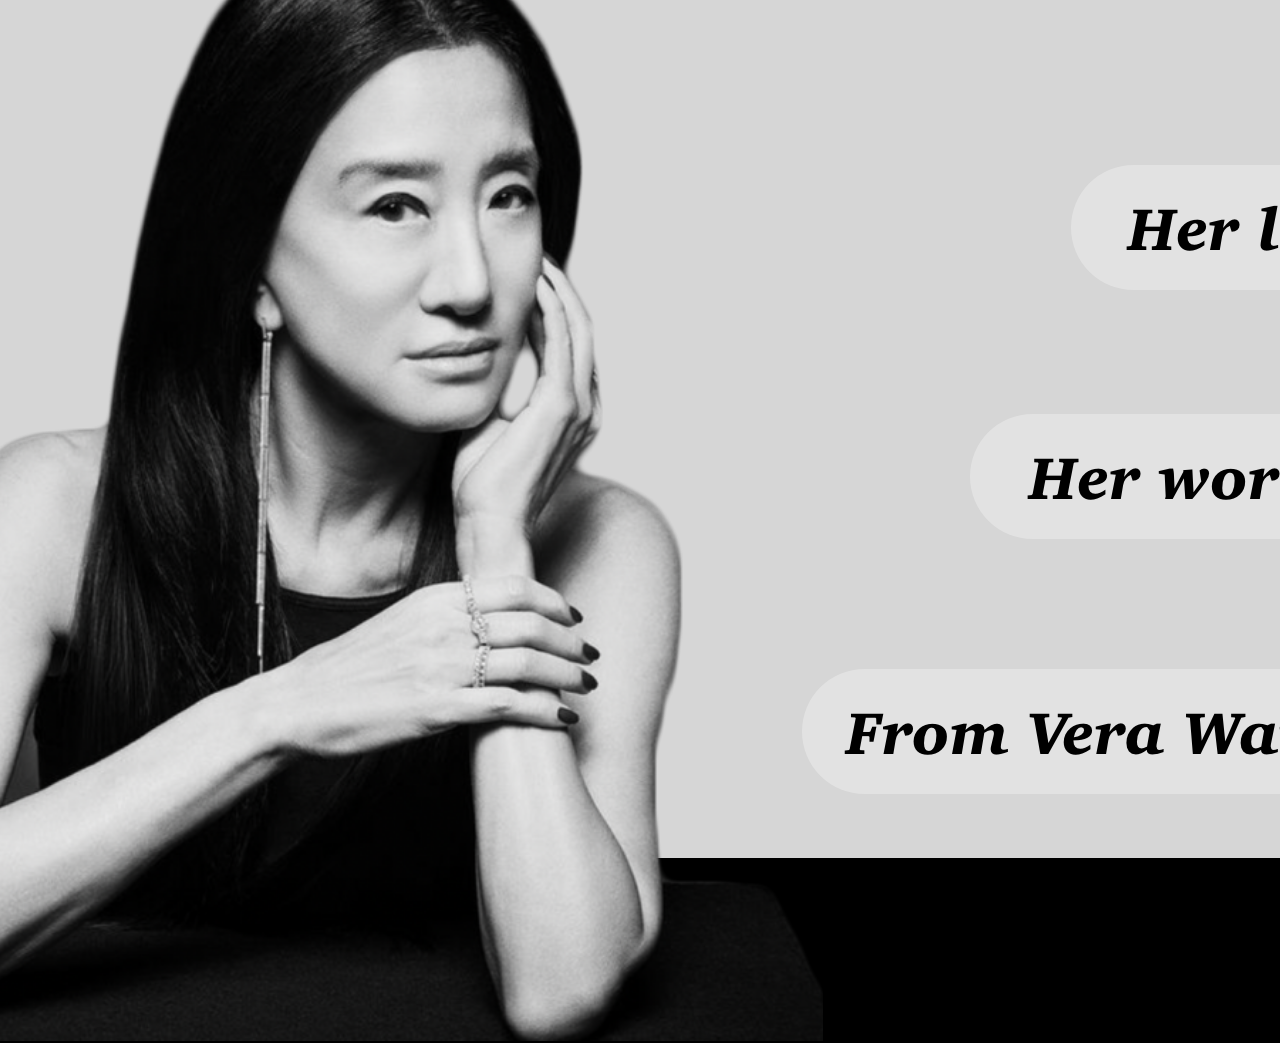
<file: index.html>
<!DOCTYPE html>
<html lang="ko">
<head>
    <meta charset="UTF-8">
    <meta http-equiv="X-UA-Compatible" content="IE=edge">
    <meta name="viewport" content="width=device-width, initial-scale=1.0">
    <title>VERAWANG</title>
    <link rel="stylesheet" href="index.css">
</head>
<body>
    <div class="cont">
        <div class="wrap">
            <div class="box0 box1">
                <div class="box1_01">
                    <img src="img/ft_txt.png">
                </div>
                    <div class="box0 box2">
                        <div class="box0 box03">
                            <div class="sub04">
                                <a href="sub01.html"> <img src="img/04_04.png"> </a>
                             </div>
                             <div class="sub05">
                                <a href="sub02.html"> <img src="img/05_05.png"> </a>
                            </div>
                            <a href="sub03.html"> <img src="img/06_06.png"> </a>
                         </div>
                         
                        <div class="box1_02">
                            <img src="img/02_02.png">
                        </div>
                    </div>
                
                
            </div>
        </div>
    </div>
</body>
</html>
</file>
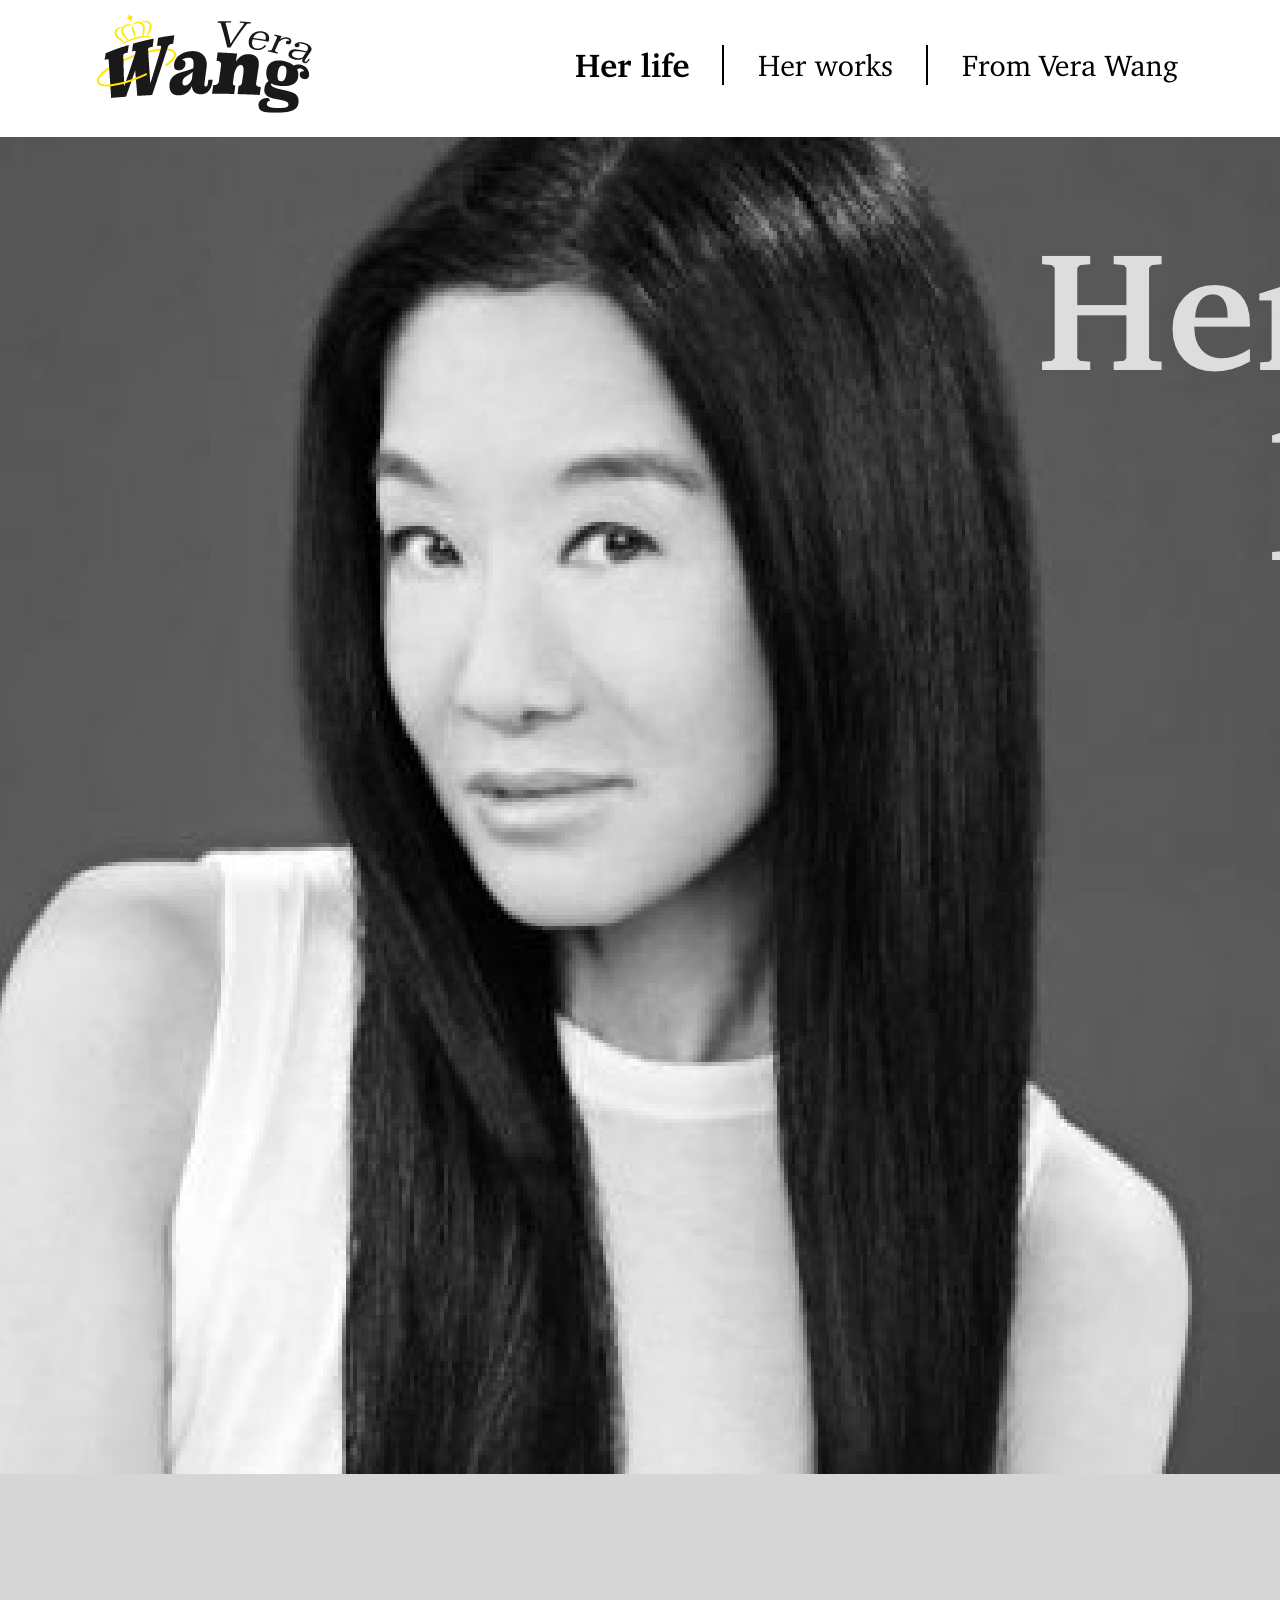
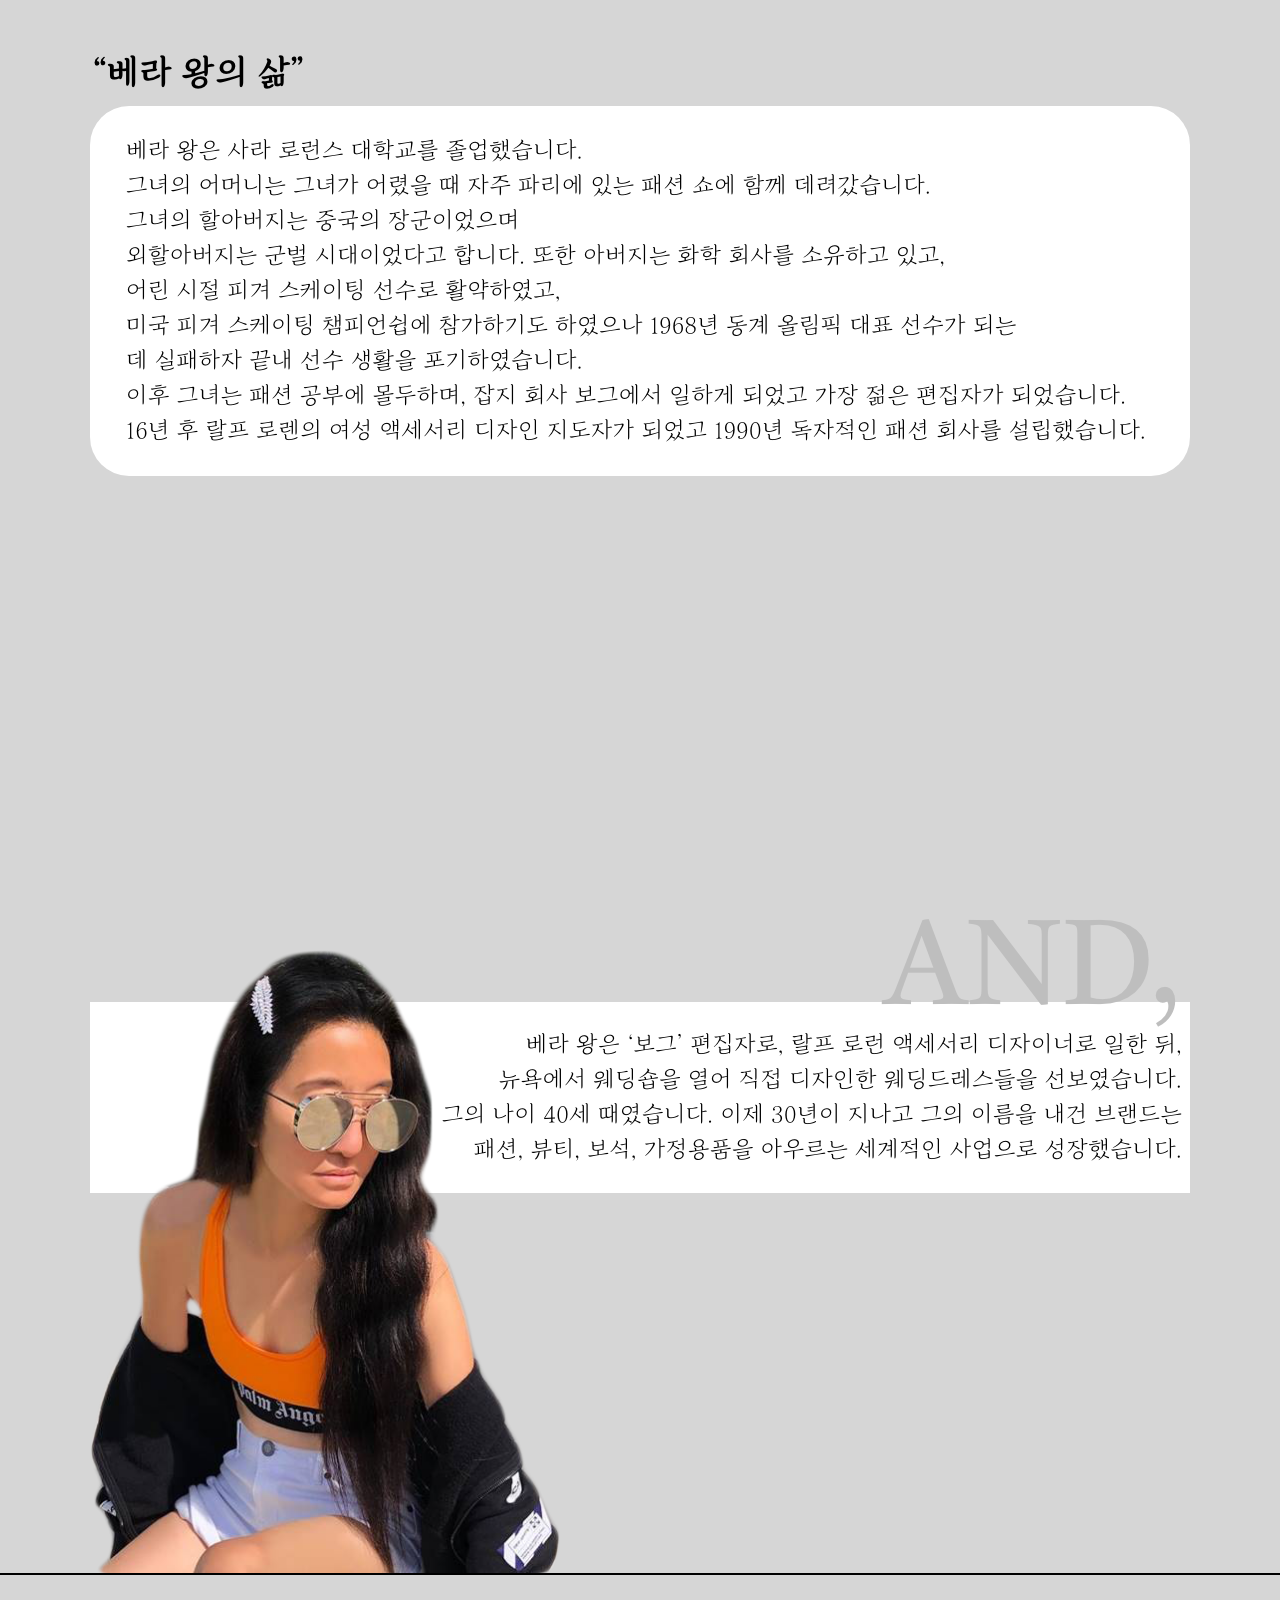
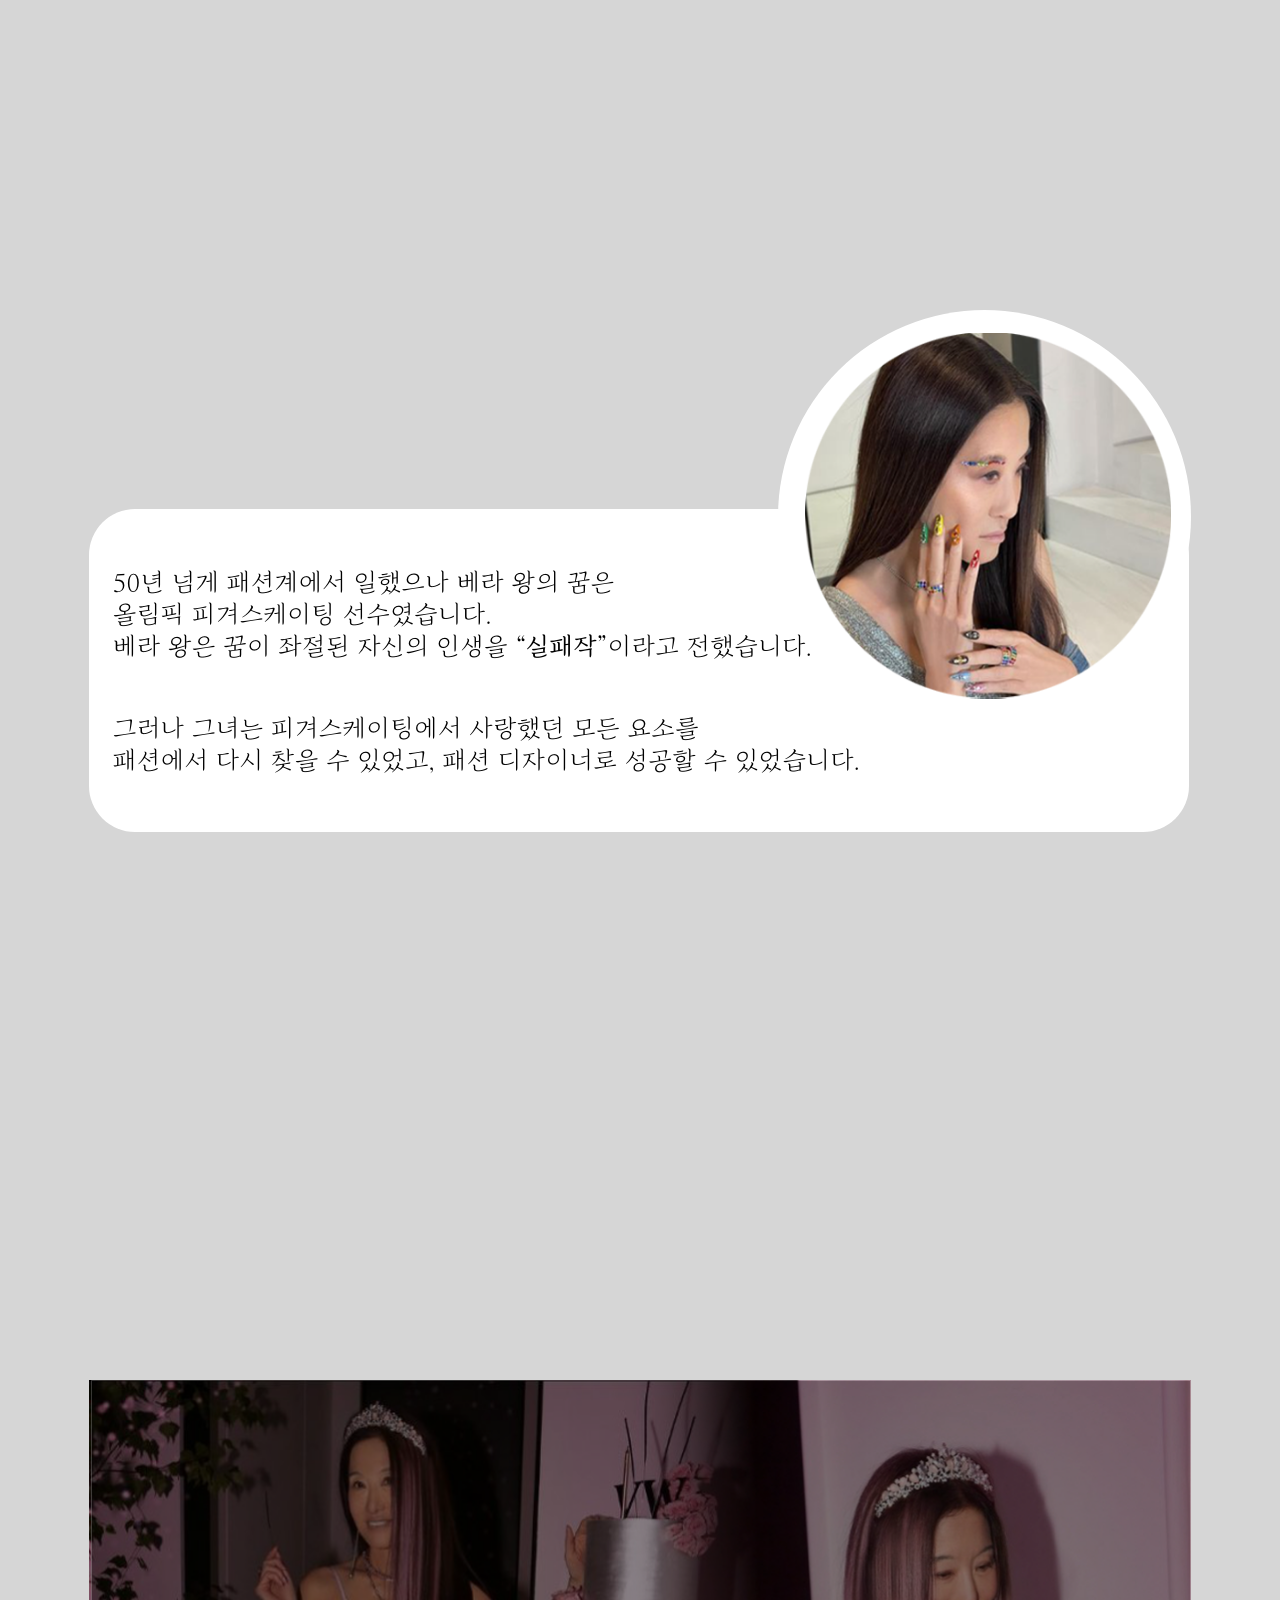
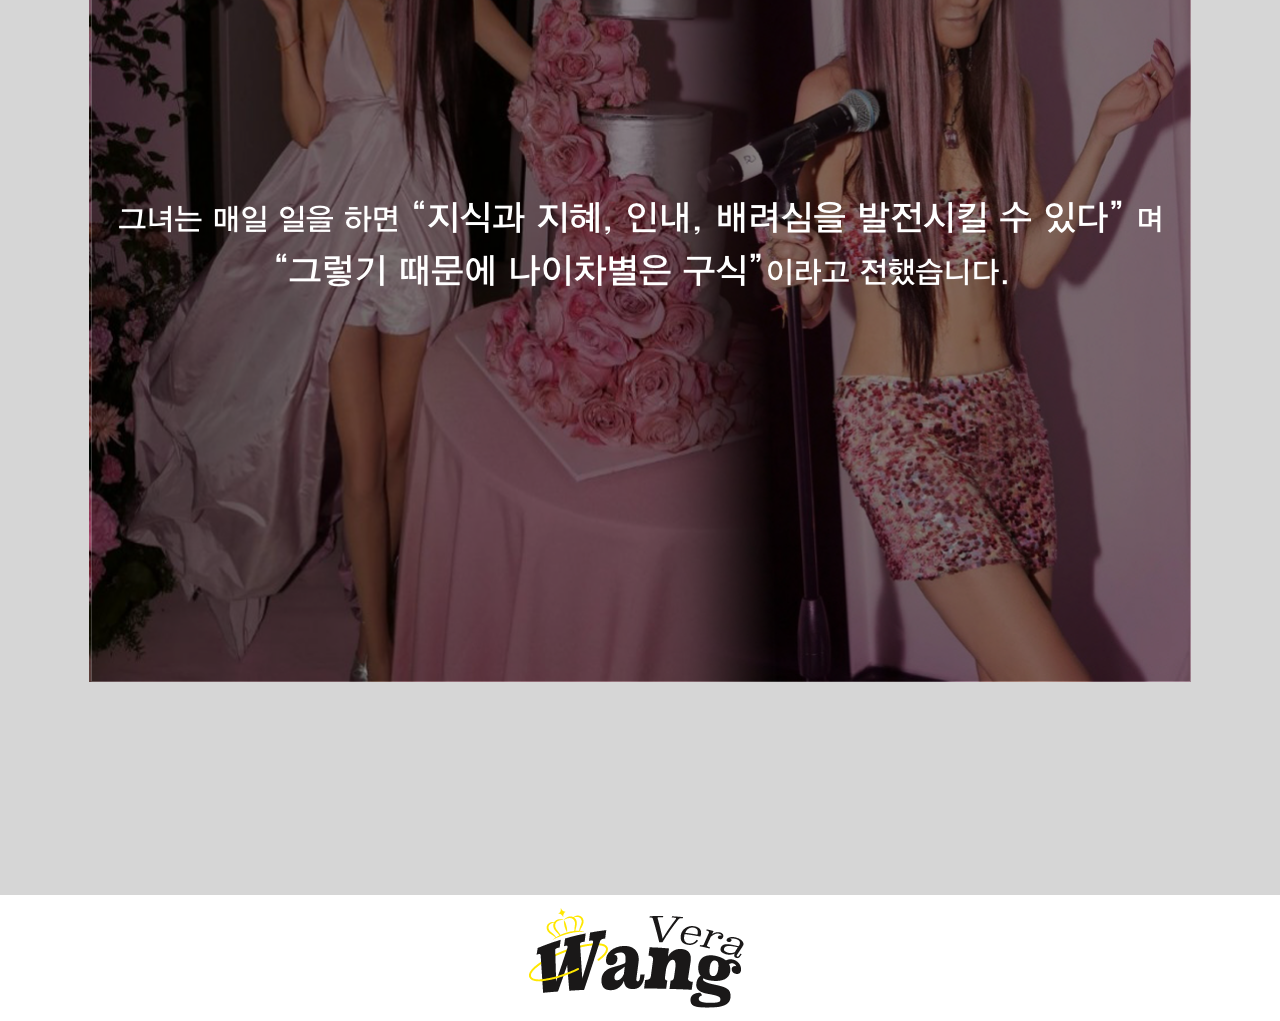
<file: sub01.html>
<!DOCTYPE html>
<html lang="ko">
<head>
    <meta charset="UTF-8">
    <meta http-equiv="X-UA-Compatible" content="IE=edge">
    <meta name="viewport" content="width=device-width, initial-scale=1.0">
    <title>Her Life</title>
    <link rel="stylesheet" href="index.css">
</head>

<body>

    <section>
            <div class="s01_b00 s01_b01">
                <nav>
                    <ul>
                        <li class="bt00"><a href="index.html"><img src="img/sub_01.png"></li></a>
                        <li class="bt01"><a href="sub01.html"><img src="img/m_01.png"></li></a>
                        <li class="bt02"><a href="sub02.html"><img src="img/m_02.png"></li></a>
                        <li class="bt03"><a href="sub03.html"><img src="img/m_03.png"></li></a>
                    </ul>
                </nav>
            </div>
            <div class="s01_b00 s01_b02">
                <img src="img/sub_02.png">
            </div>
            <div class="s01_b00 s01_b03">
                    <img src="img/sub_03.png">
            </div>
            <div class="s01_b00 s01_b04">
                <div class="pic">
                    <img src="img/sub_04.png">
                </div>
            </div>
                <div class="line">
                </div>
            <div class="s01_b00 s01_b05">
                <img src="img/sub_05.png">
            </div>
            <div class="s01_b00 s01_b06">
                <img src="img/sub_06.png">
            </div>
            
    </section>

    <footer>
        <div class="ft">
            <img src="img/ft_txt.png">
        </div>
    </footer>
</body>
</html>
</file>
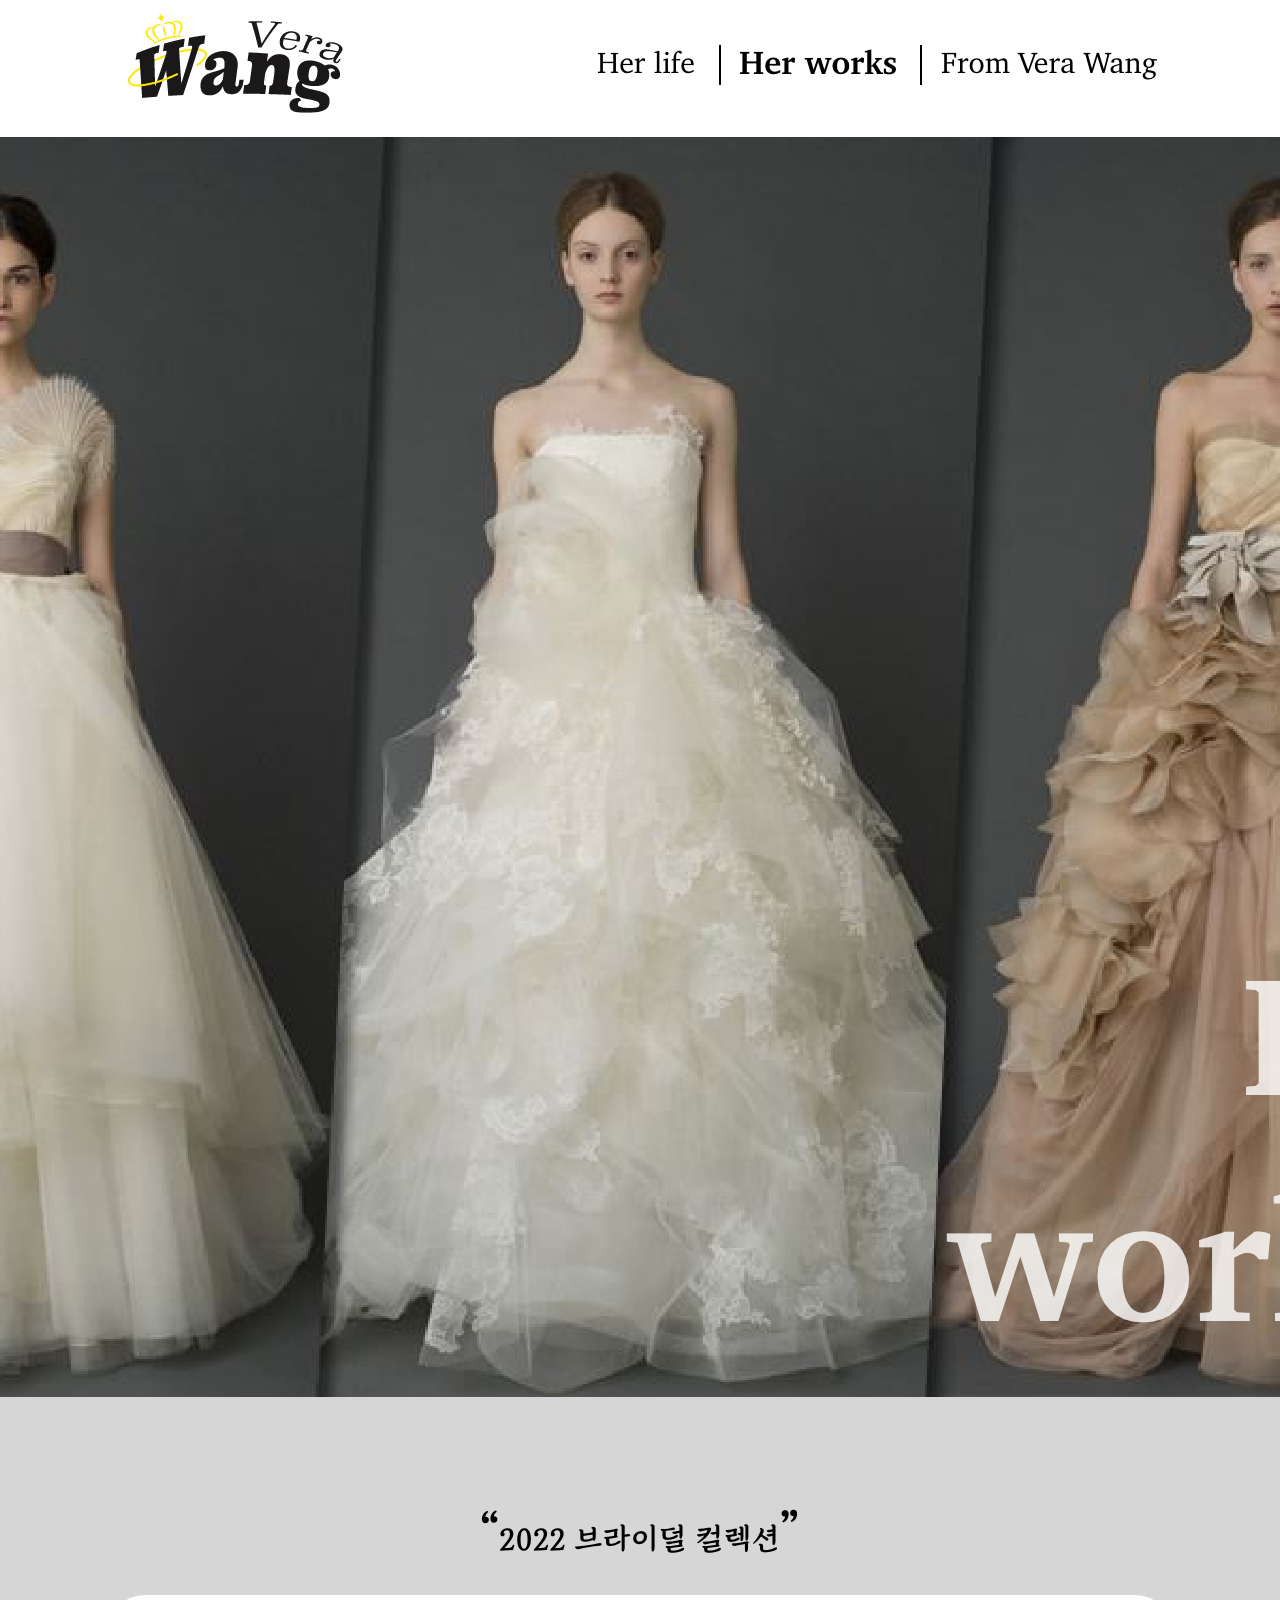
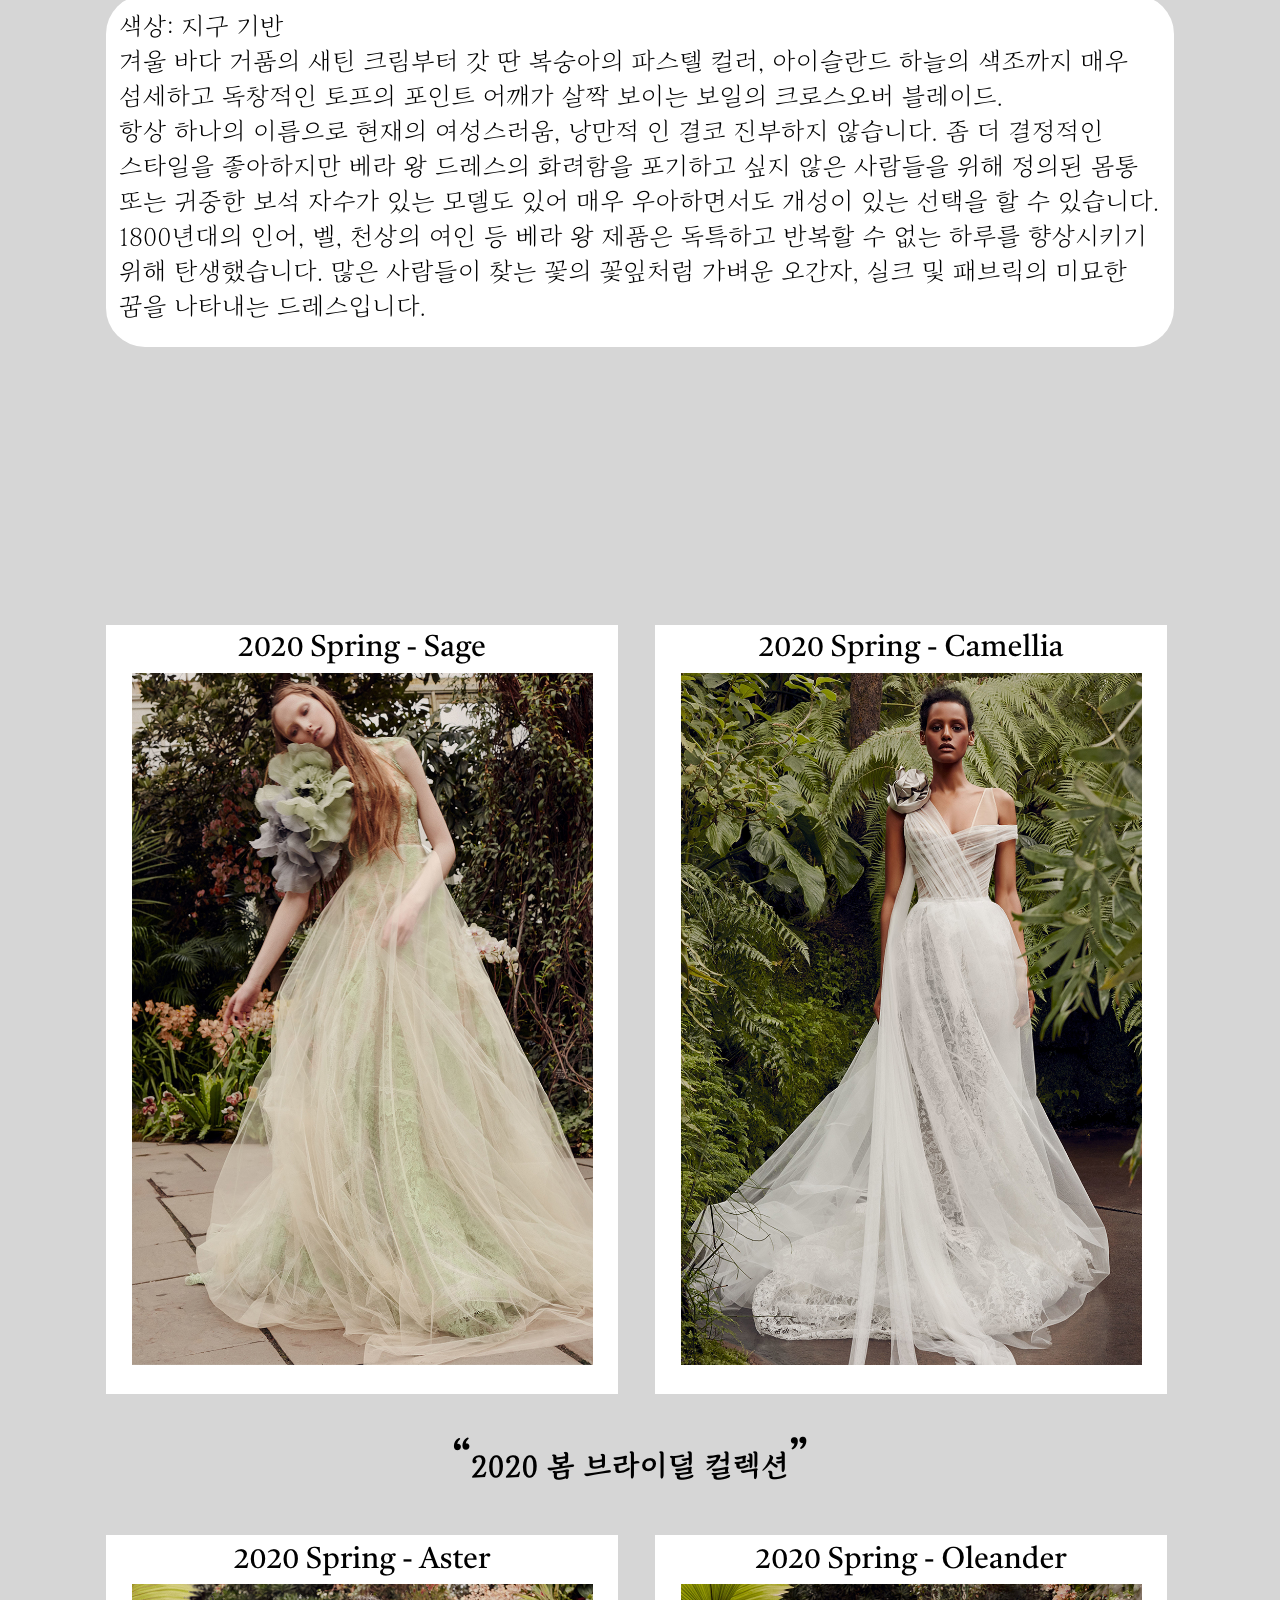
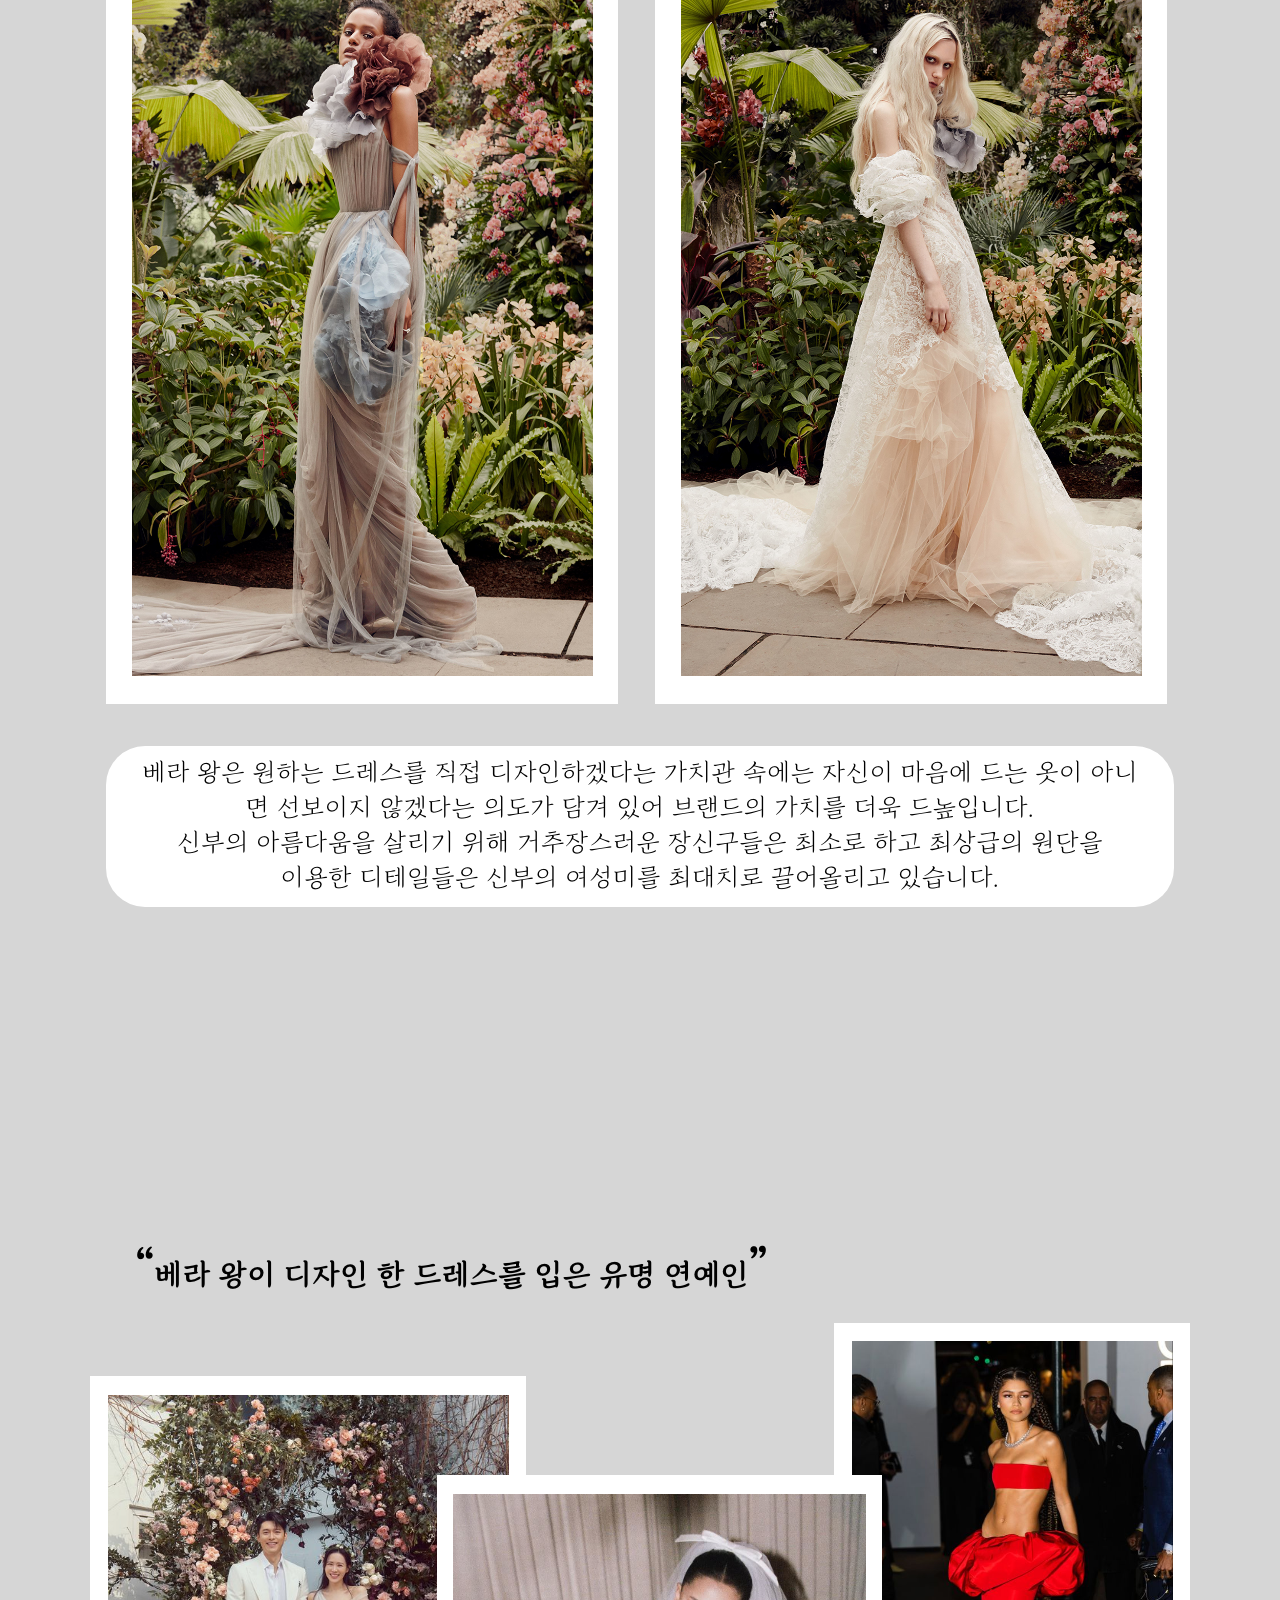
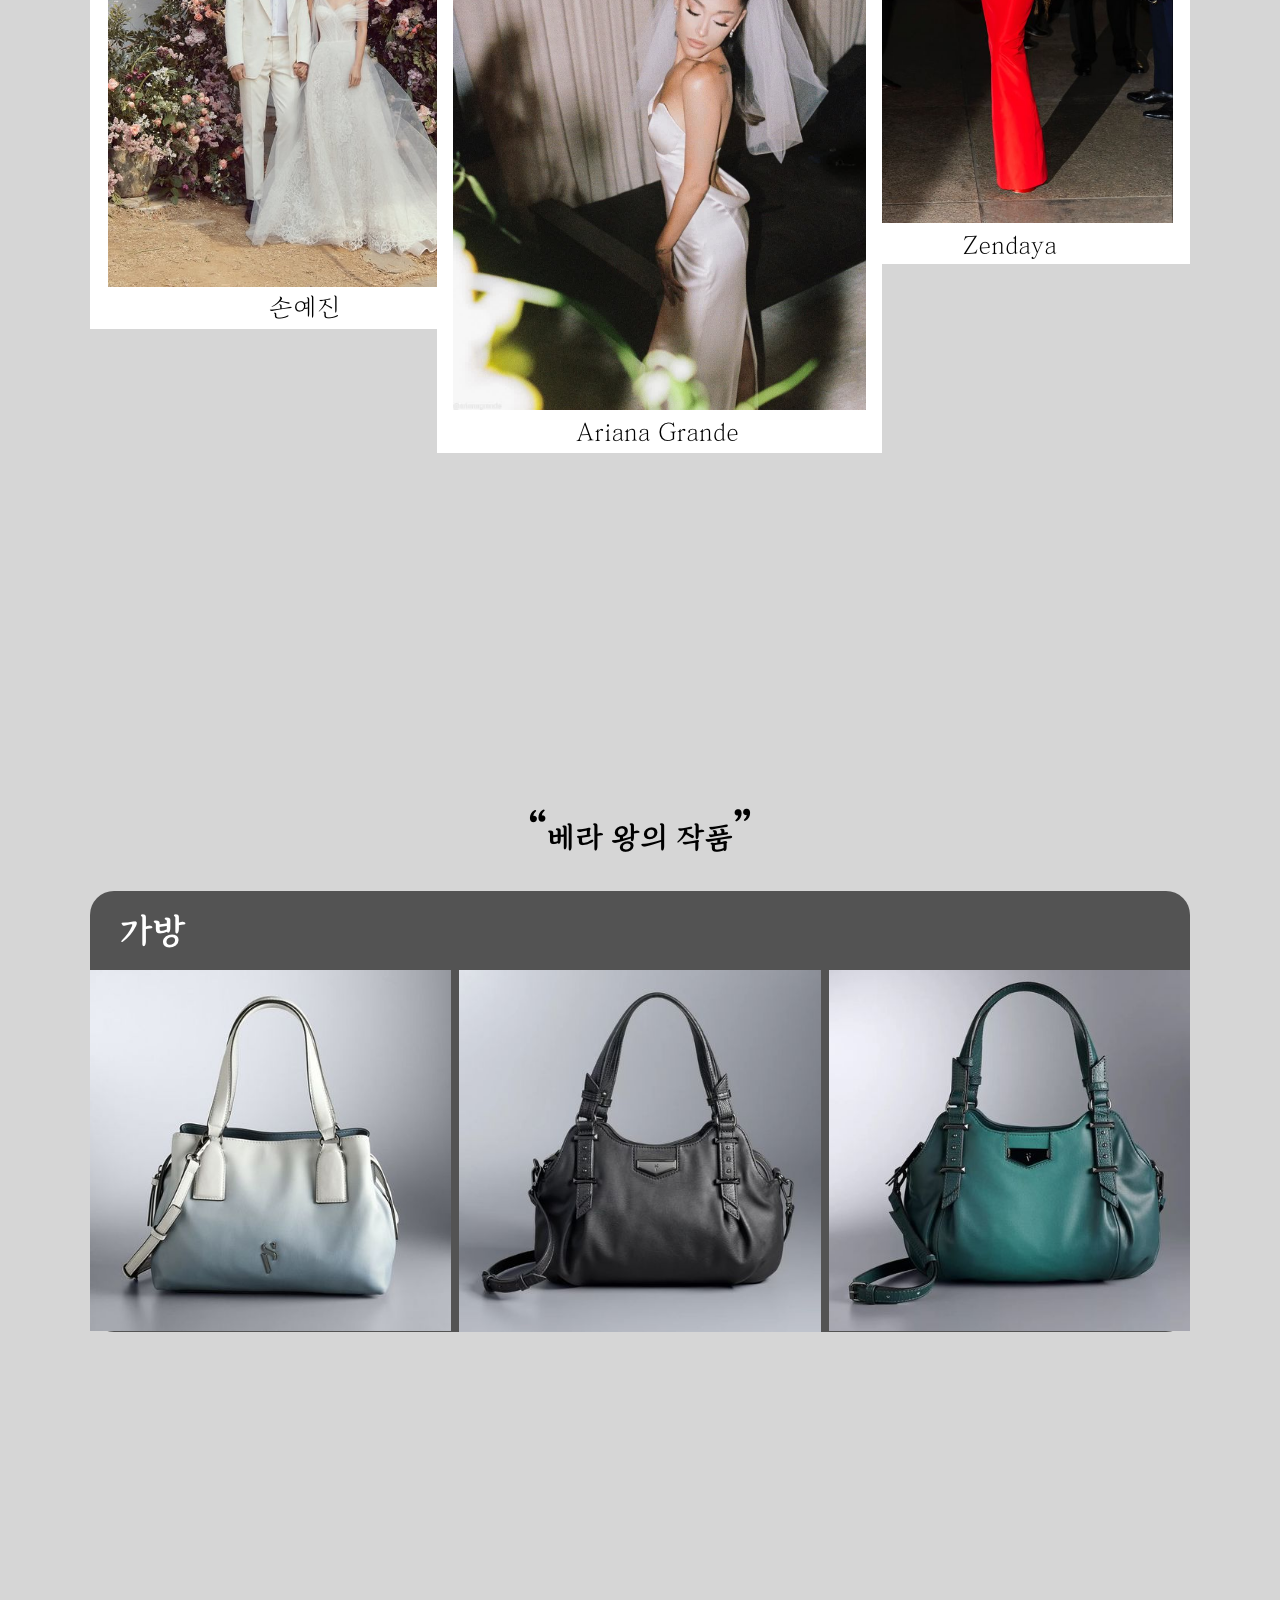
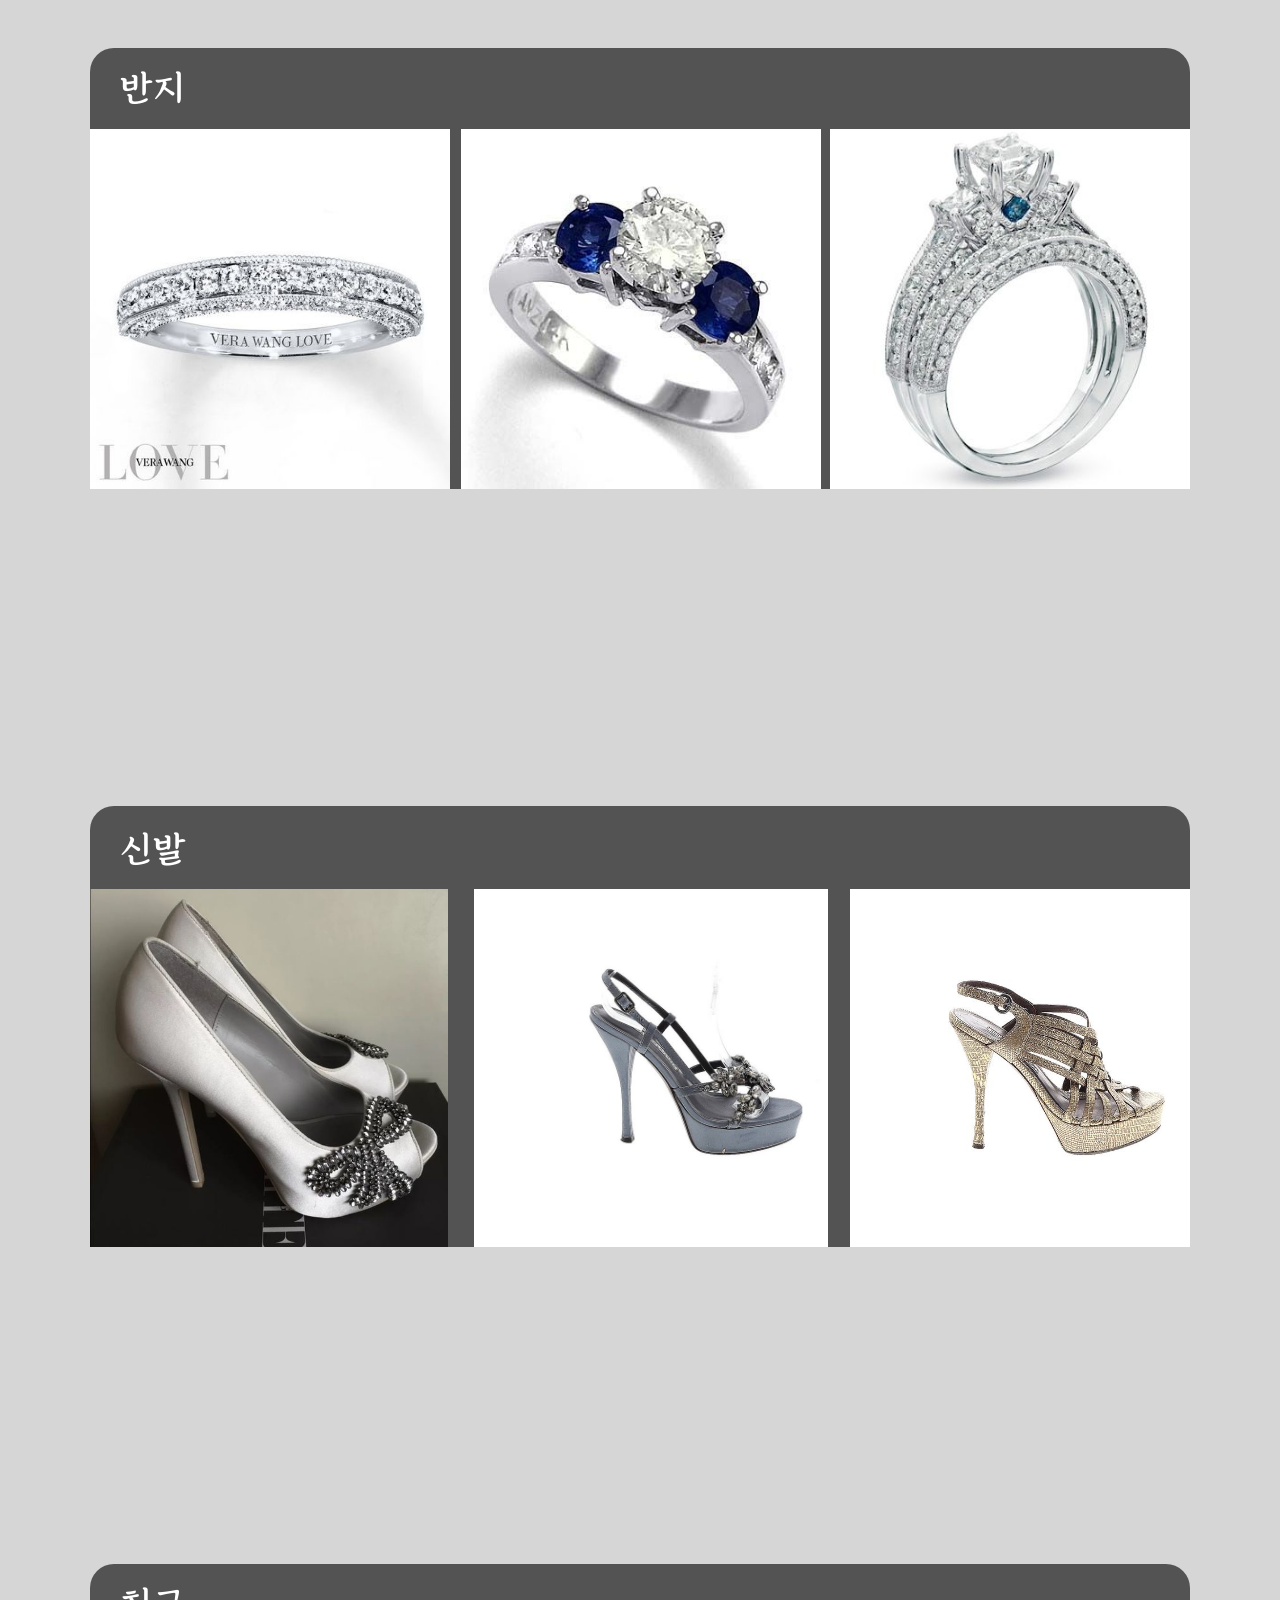
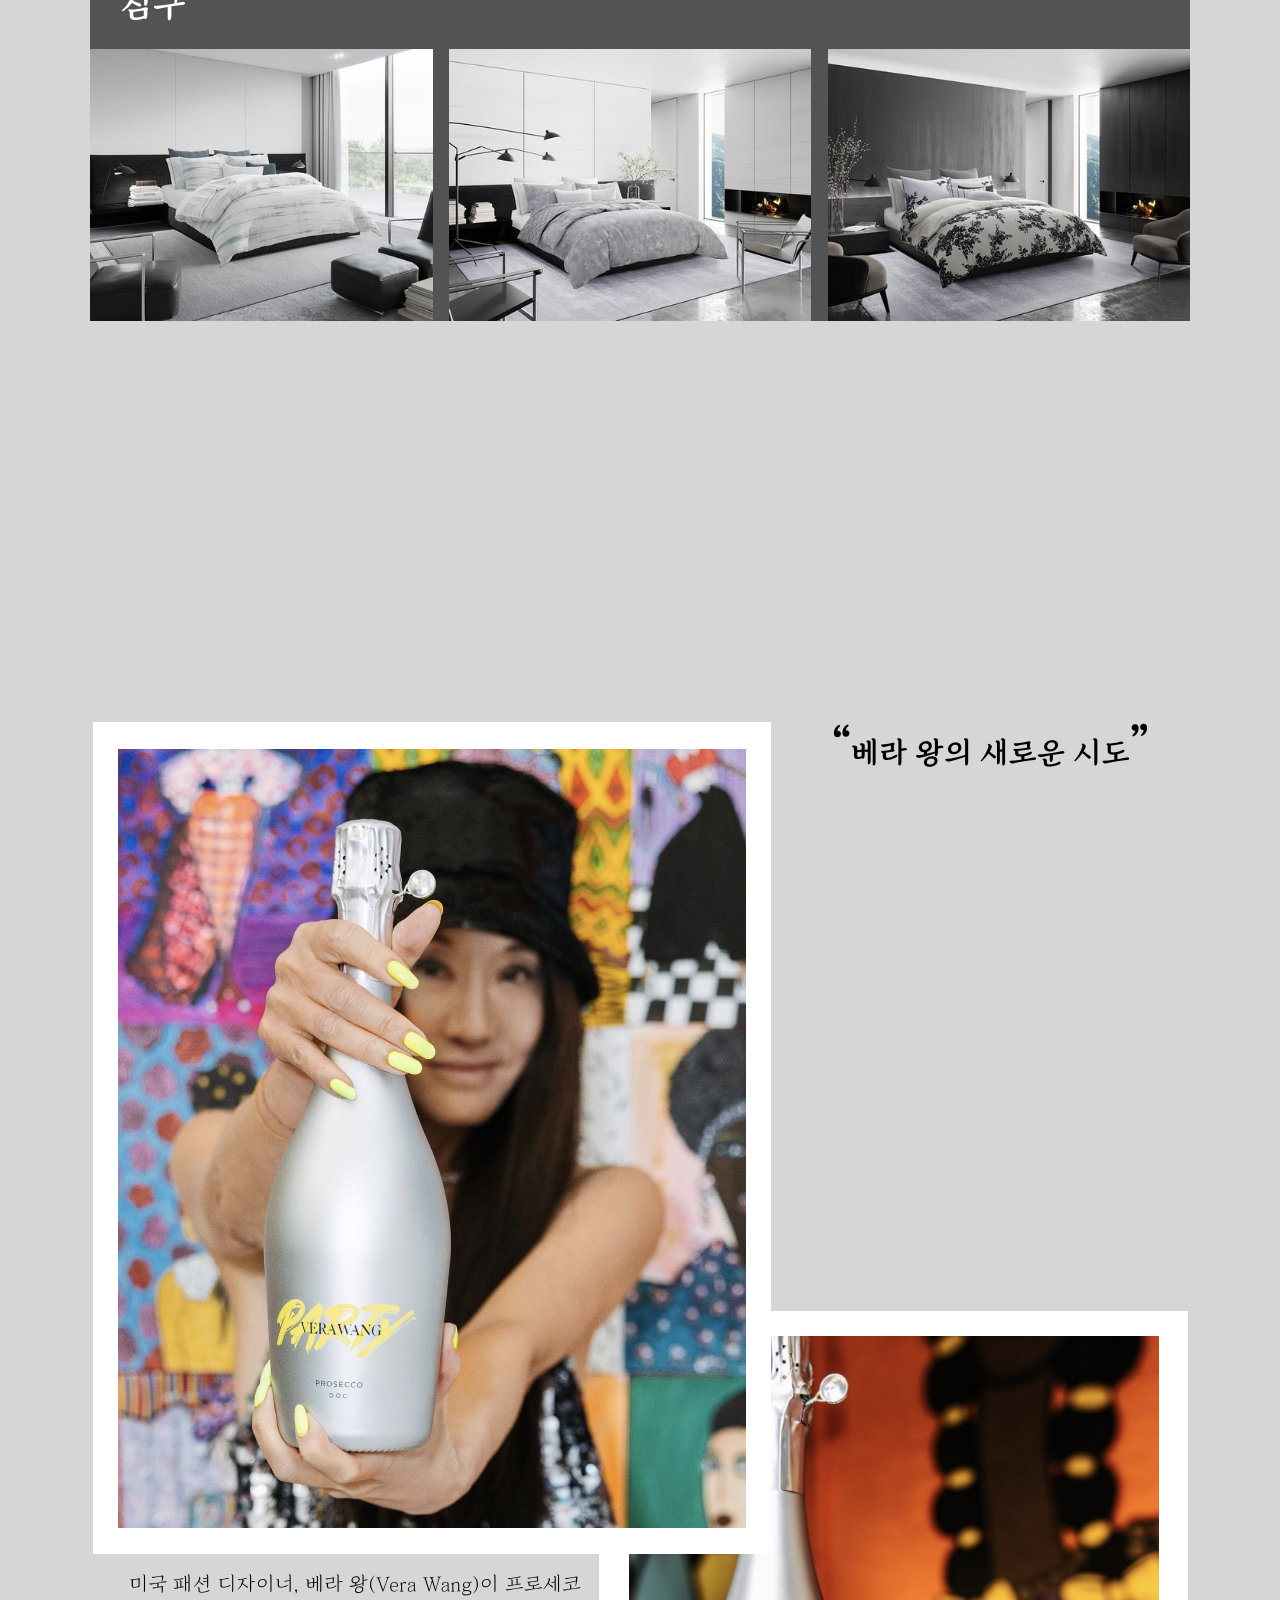
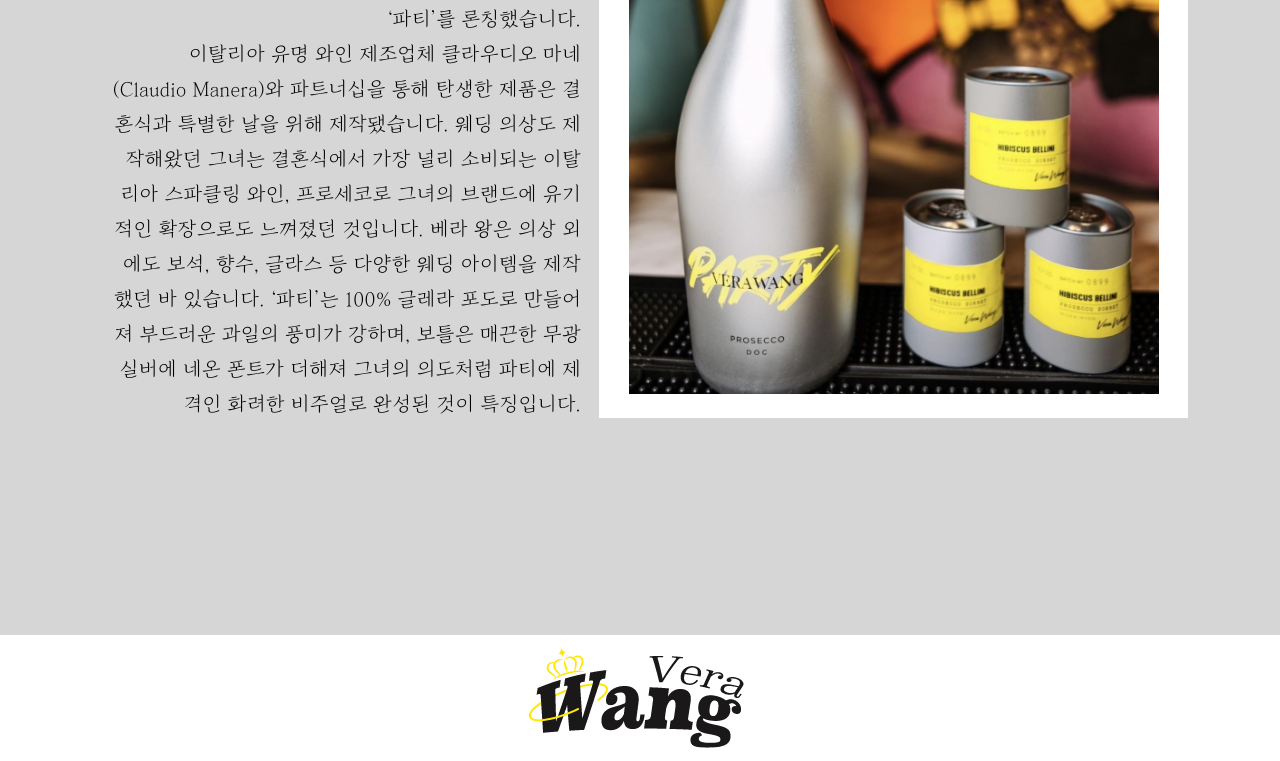
<file: sub02.html>
<!DOCTYPE html>
<html lang="ko">
<head>
    <meta charset="UTF-8">
    <meta http-equiv="X-UA-Compatible" content="IE=edge">
    <meta name="viewport" content="width=device-width, initial-scale=1.0">
    <title>Her Wroks</title>
    <link rel="stylesheet" href="index.css">
</head>
<body>
    <section>
        <div class="s02_b00 s02_b01">
            <nav>
                <ul>
                    <li class="bt00"><a href="index.html"><img src="img/sub_01.png"></li></a>
                    <li class="bt01"><a href="sub01.html"><img src="img/m2_01.png"></li></a>
                    <li class="bt02"><a href="sub02.html"><img src="img/m2_02.png"></li></a>
                    <li class="bt03"><a href="sub03.html"><img src="img/m2_03.png"></li></a>
                </ul>
            </nav>
        </div>
        <div class="s02_b00 s02_b02">
            <img src="img/sub2_01.png">
        </div>
        <div class="s02_b00 s02_b03">
            <img src="img/sub2_02.png">
        </div>
        <div class="s02_b00 s02_b04">
            <img src="img/sub2_03.png">
        </div>
        <div class="s02_b00 s02_b05">
            <img src="img/sub2_04.png">
        </div>
        <div class="s02_b00 s02_b06">
            <img src="img/sub2_05.png">
        </div>
        <div class="s02_b00 s02_b07">
            <img src="img/sub2_06.png">
        </div>
    </section>

    <footer>
        <div class="ft">
            <img src="img/ft_txt.png">
        </div>
    </footer>
</body>
</html>
</file>
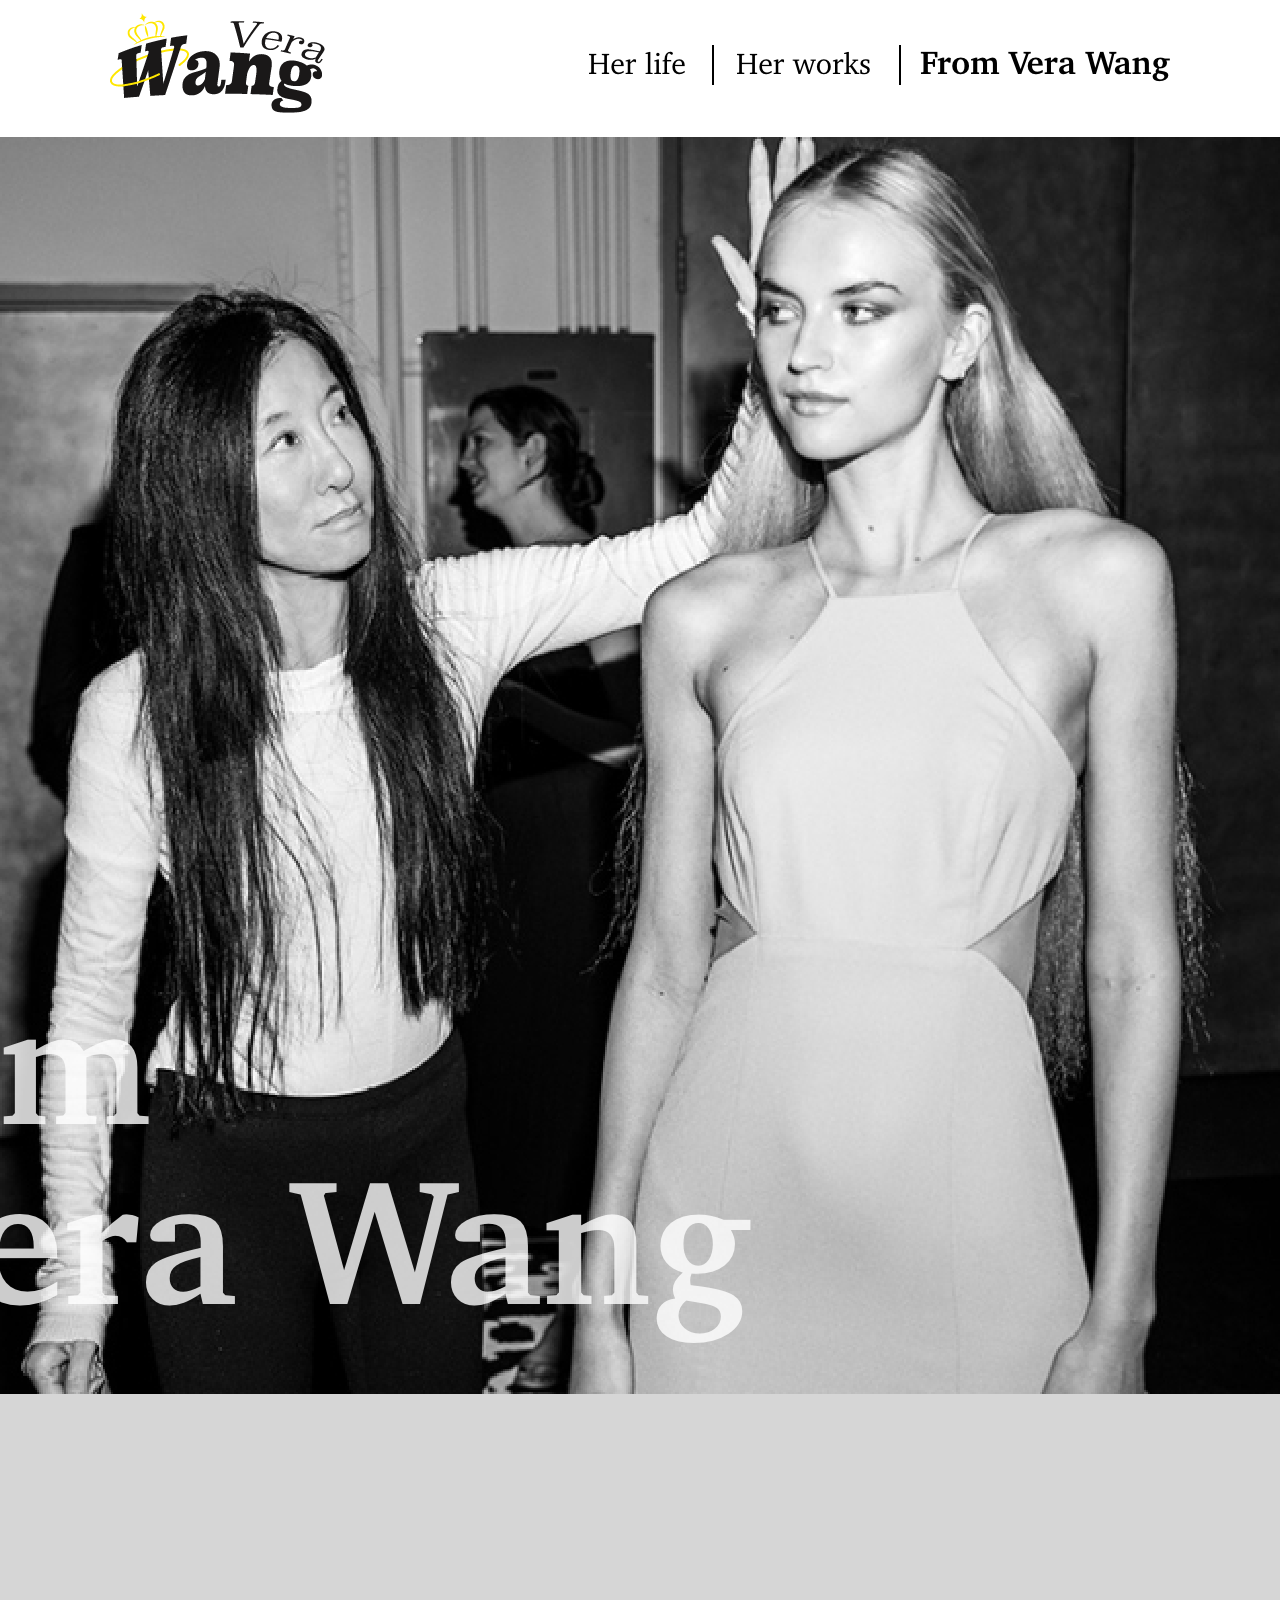
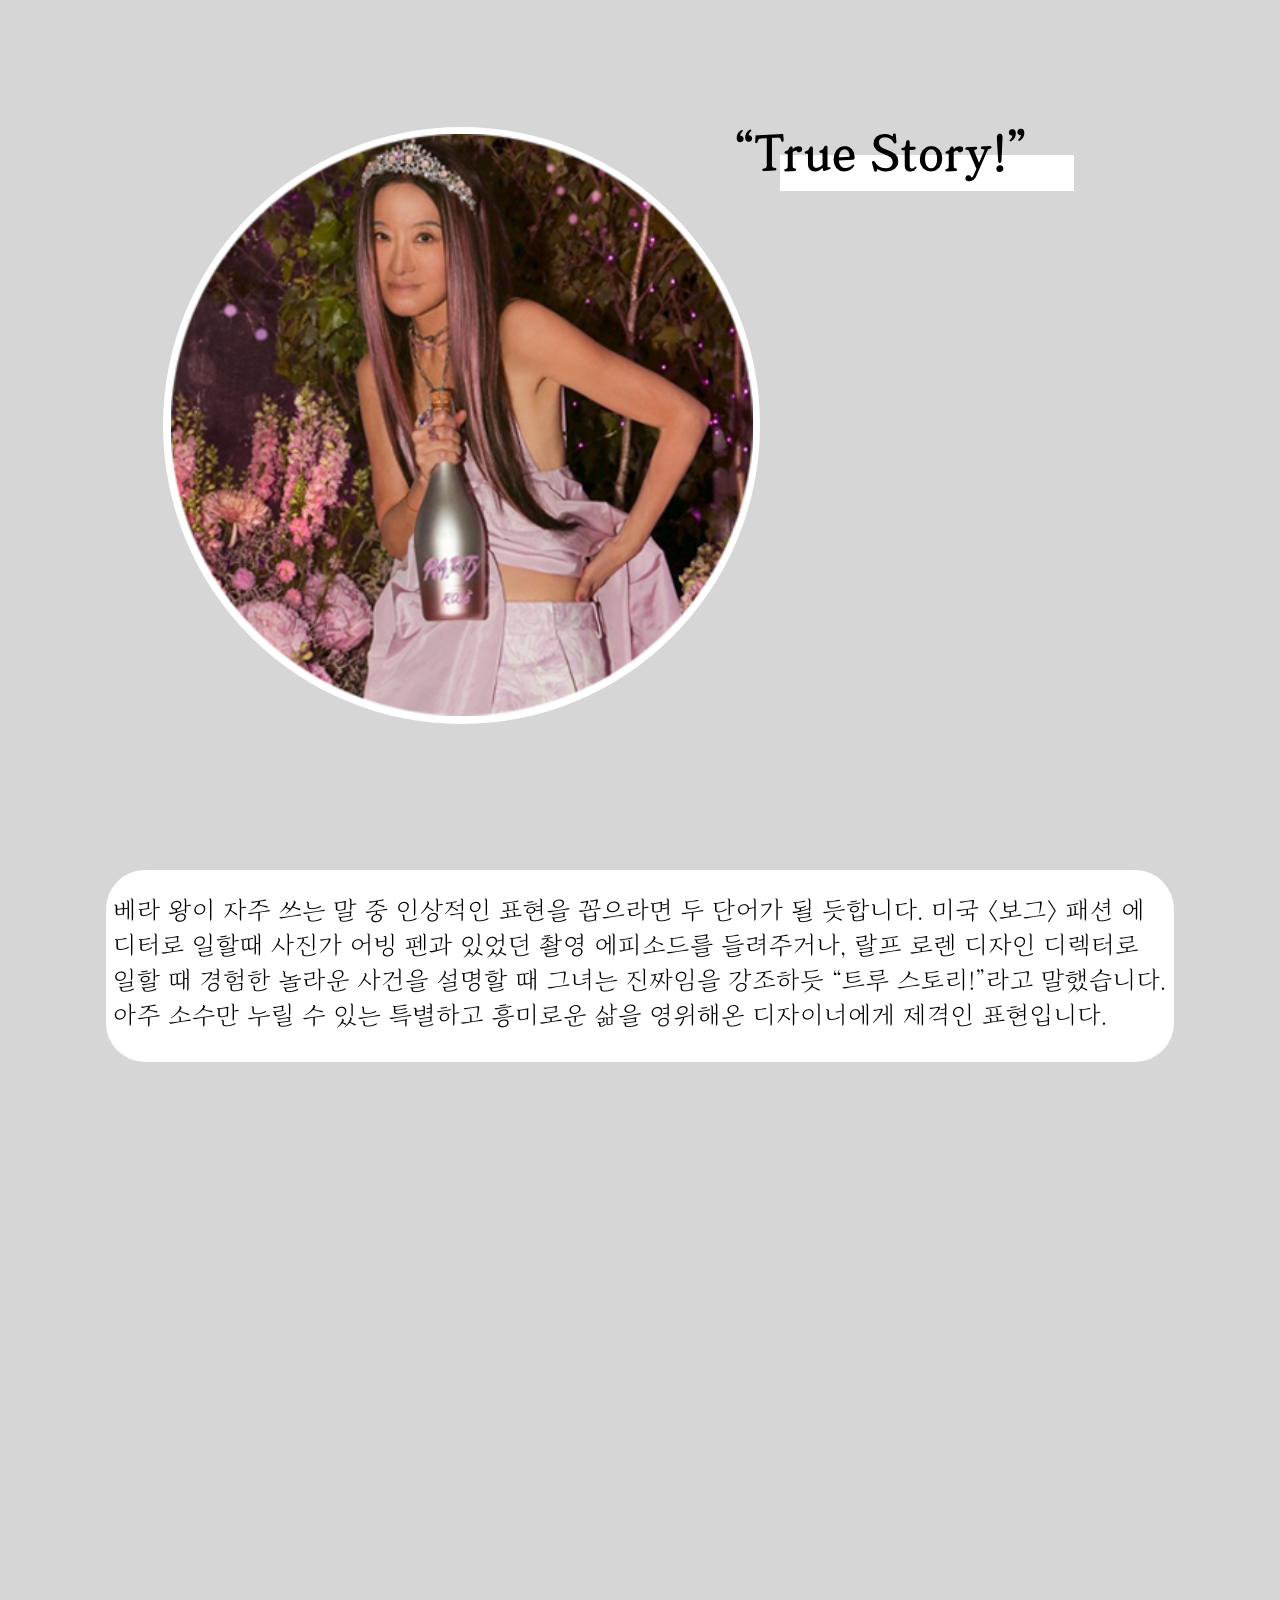
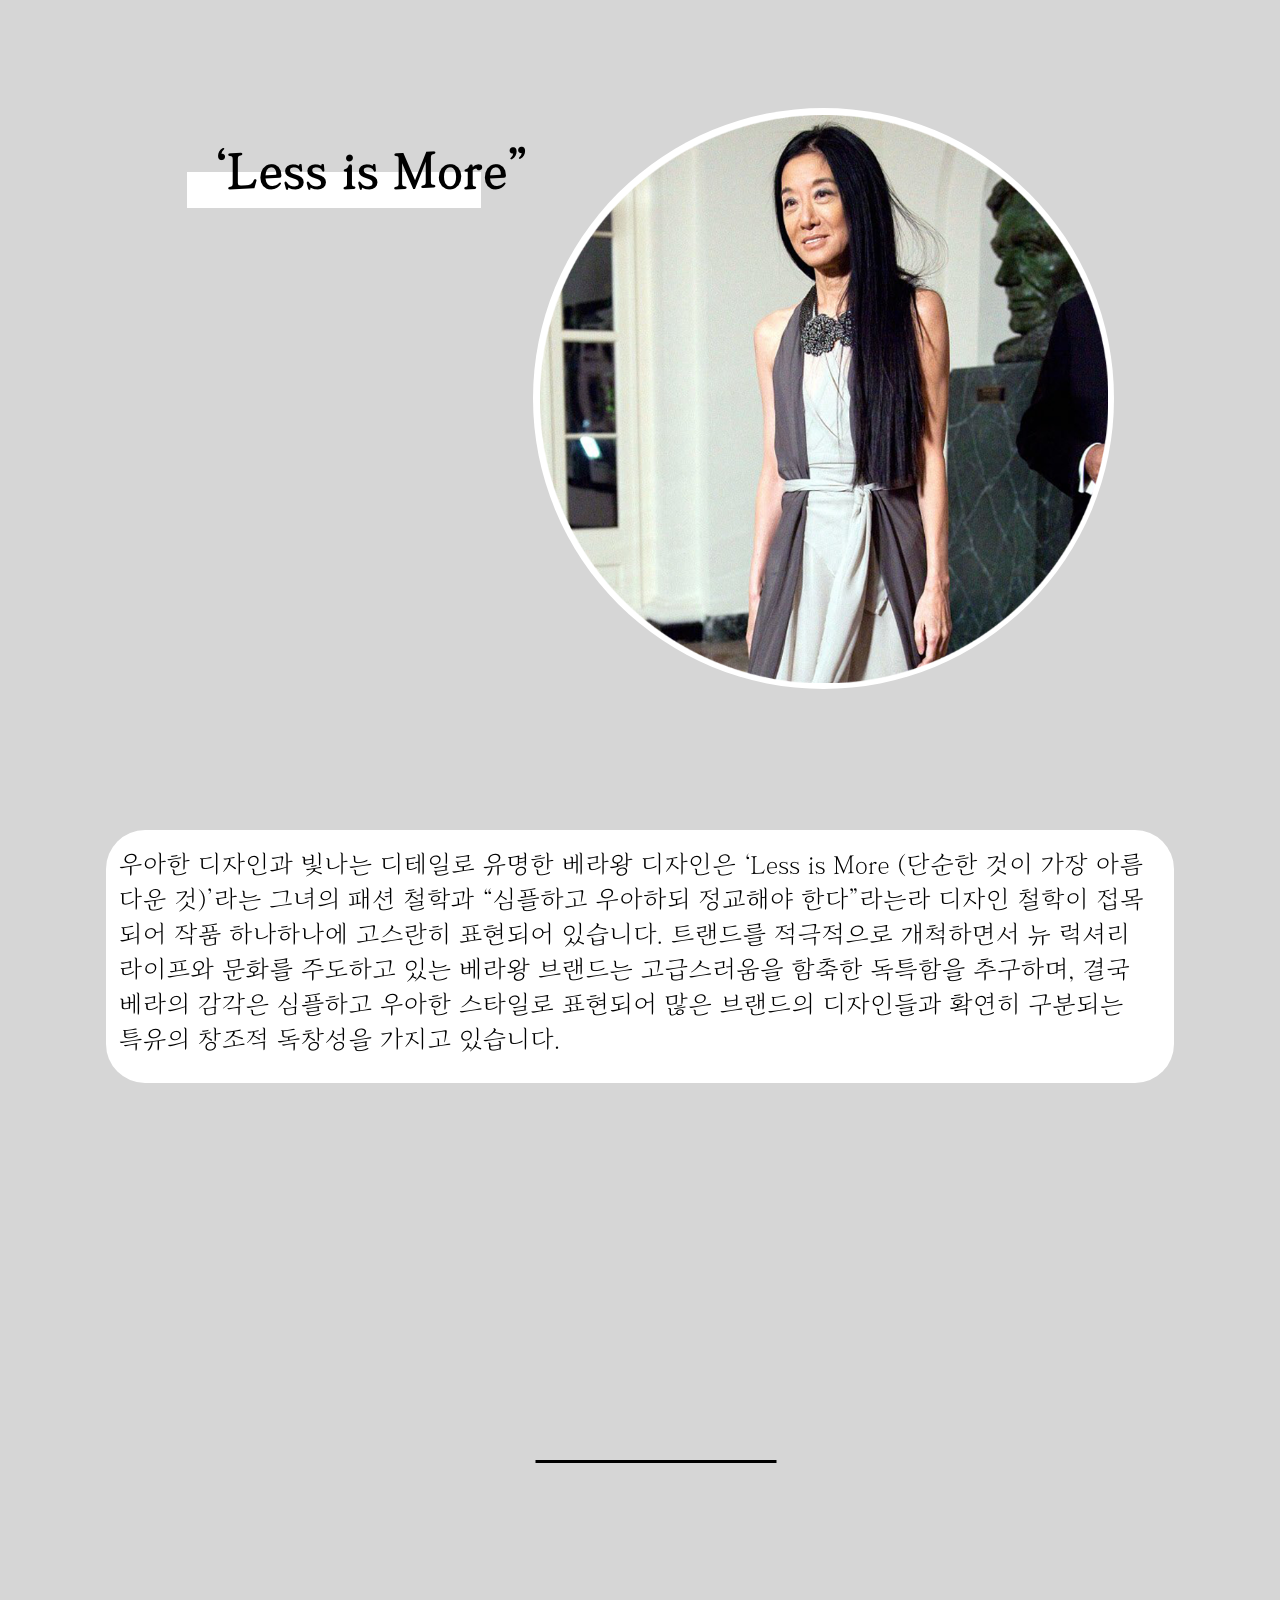
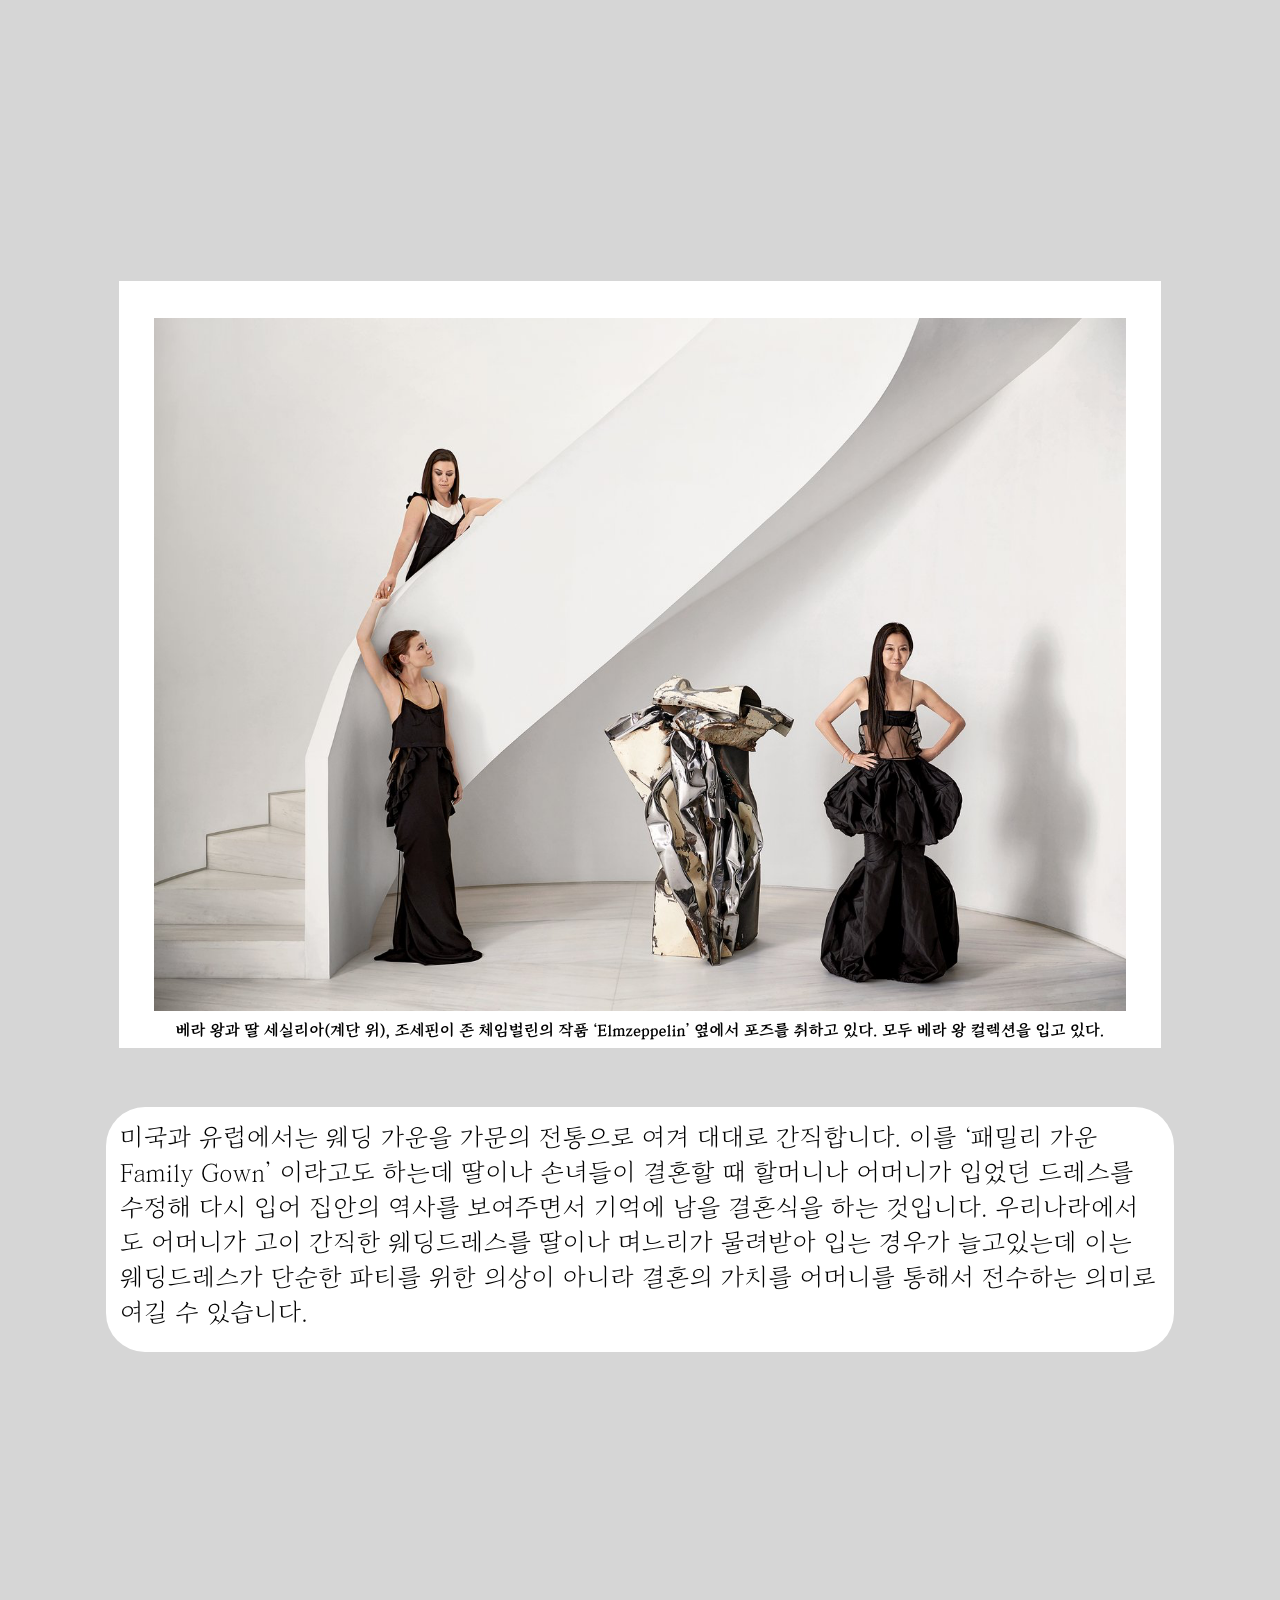
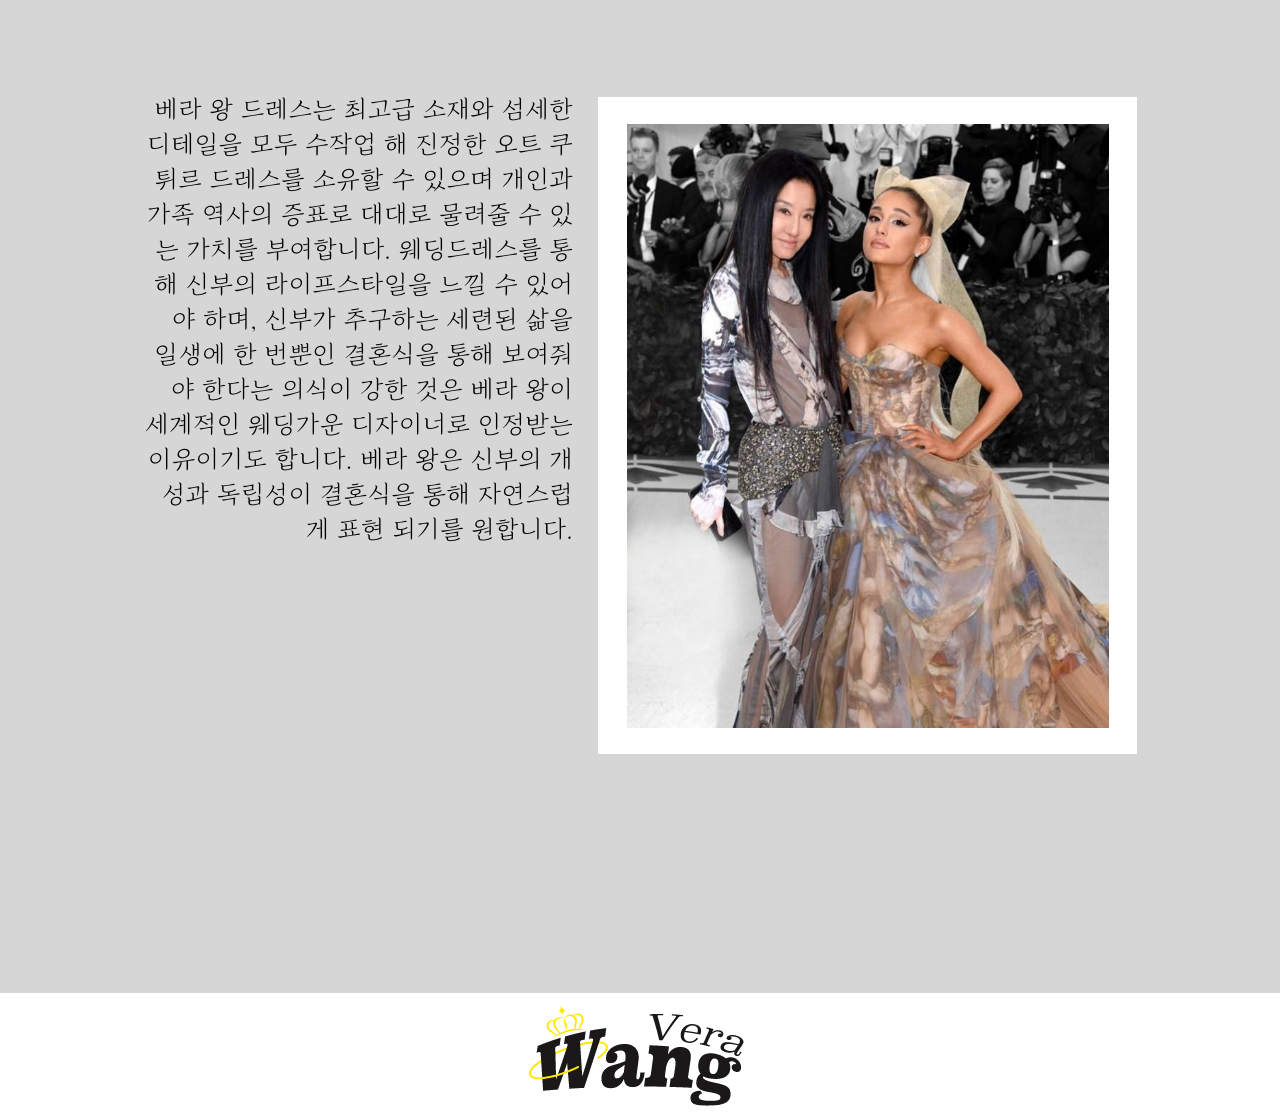
<file: sub03.html>
<!DOCTYPE html>
<html lang="ko">
<head>
    <meta charset="UTF-8">
    <meta http-equiv="X-UA-Compatible" content="IE=edge">
    <meta name="viewport" content="width=device-width, initial-scale=1.0">
    <title>From Verawang </title>
    <link rel="stylesheet" href="index.css">
</head>
<body>
    <section>
        <div class="s03_b00 s03_b01">
            <nav>
                <ul>
                    <li class="bt00"><a href="index.html"><img src="img/sub_01.png"></li></a>
                    <li class="bt01"><a href="sub01.html"><img src="img/m3_01.png"></li></a>
                    <li class="bt02"><a href="sub02.html"><img src="img/m3_02.png"></li></a>
                    <li class="bt03"><a href="sub03.html"><img src="img/m3_03.png"></li></a>
                </ul>
            </nav>
        </div>
        <div class="s03_b00 s03_b02">
            <img src="img/sub3_01.png">
        </div>
        <div class="s03_b00 s03_b03">
            <img src="img/sub3_02.png">
        </div>
        <div class="s03_b00 s03_b04">
            <img src="img/sub3_03.png">
        </div>
        <div class="s03_b00 s03_b05">
            <img src="img/sub3_04.png">
        </div>
        <div class="s03_b00 s03_b06">
            <img src="img/sub3_05.png">
        </div>
    </section>
    <footer>
        <div class="ft">
            <img src="img/ft_txt.png">
        </div>
    </footer>
</body>
</html>
</file>
<file: index.css>
*{
    margin: 0;
    padding: 0;
    text-decoration: none;
    list-style-type: none;
}
.cont{
    width: 100%;
    height: 100vh;
    background-color: #D6D6D6;
    background-position: center;
    display: flex;
    justify-content: center;
    background-size: cover;
}
.wrap{
    width: 1100px;
    height: 1000px;
}
.box1{
    width: 100%;
}
.box1_01{
    width: 339px;
    height: 150px;
    margin-left: -350px;
}

.box2{
    width: 1900px;
    height: 1080px;
    display: flex;
    justify-content: center;
    margin-top: -187px;
    margin-left: -400px; 

}

.box03{
    width: 477px;
    height: 800px;
    position: absolute;
    margin-top: 70px;
    margin-left: 800px;
}
.sub04{
    margin-left: 269px;
}
.sub05{
    margin-left: 168px;
}

/*--네비게이션 시작--*/
nav{
    width: 1100px;
    height: 137px;
    margin: 0 auto;

}
ul{
    width: 1100px;
    height: 137px;
    margin: 0 auto;
    display: flex;
    justify-content: center;
}

li{}
.bt00{padding-right: 234px;}
.bt01{position: relative;}
.bt01:after{
    content: "";
    width: 2px;
    height: 40px;
    background-color: black;
    position: absolute;
    top: 45px;
}
.bt02{position: relative;}
.bt02:after{
    content: "";
    width: 2px;
    height: 40px;
    background-color: black;
    position: absolute;
    top: 45px;
}
.bt03{}
.bt00:hover{}
.bt01:hover{}
.bt02:hover{}
.bt03:hover{}
/*--서브01 CSS시작--*/
.s01_b00{
    width: 100%;
    background-color: #D6D6D6;
}
.s01_b01{
    background-color: white;
}
.s01_b02{
    height: 1337px;
    display: flex;
    justify-content: center;
    align-items: center;
}
.s01_b03{
    height: 783px;
    display: flex;
    justify-content: center;
    align-items: center;
}
.pic{
    height: 660px;
    margin-top: 256px;
}
.line{
    width: 100%;
    height: 2px;
    background-color: black;
}
.s01_b04{
    height: 916px;
    display: flex;
    justify-content: center;
    align-items: center;
}
.s01_b05{
    height: 1192px;
    display: flex;
    justify-content: center;
    align-items: center;
}
.s01_b06{
    height: 1328px;
    display: flex;
    justify-content: center;
    align-items: center;
}
.ft{
    width: 100%;
    height: 126px;
    display: flex;
    justify-content: center;
    align-items: center;
    background-color: white;
}

/*--서브02 CSS시작--*/
.s02_b00{
    width: 100%;
    background-color: #D6D6D6;
}
.s02_b01{
    background-color: white;
}
.s02_b02{
    height: 1260px;
    display: flex;
    justify-content: center;
    align-items: center;
}
.s02_b03{
    height: 661px;
    display: flex;
    justify-content: center;
    align-items: center;
    margin: 0 auto;
}
.s02_b04{
    height: 2215px;
    display: flex;
    justify-content: center;
    align-items: center;
    margin: 0 auto;
}
.s02_b05{
    height: 1150px;
    display: flex;
    justify-content: center;
    align-items: center;
    margin: 0 auto;
}
.s02_b06{
    height: 3081px;
    display: flex;
    justify-content: center;
    align-items: center;
    margin: 0 auto;
}

.s02_b07{
    height: 1731px;
    display: flex;
    justify-content: center;
    align-items: center;
    margin: 0 auto;
}
.ft{
    width: 100%;
    height: 126px;
    display: flex;
    justify-content: center;
    align-items: center;
    background-color: white;
}
/*--네비게이션 시작--*/
nav{
    width: 1100px;
    height: 137px;
    margin: 0 auto;

}
ul{
    width: 1100px;
    height: 137px;
    margin: 0 auto;
    display: flex;
    justify-content: center;
}

li{}
.bt00{padding-right: 260px;}
.bt01{position: relative;}
.bt01:after{
    content: "";
    width: 2px;
    height: 40px;
    background-color: black;
    position: absolute;
    top: 45px;
    margin-left: 4px;
}
.bt02{position: relative;
    margin-left: 13px;}
.bt02:after{
    content: "";
    width: 2px;
    height: 40px;
    background-color: black;
    position: absolute;
    top: 45px;
    margin-left: 7px;
}
.bt03{margin-left: 20px;}
/*--서브03 CSS시작--*/
.s03_b00{
    width: 100%;
    background-color: #D6D6D6;
}
.s03_b01{
    background-color: white;
}
.s03_b02{
    height: 1257px;
    display: flex;
    justify-content: center;
    align-items: center;
}
.s03_b03{
    height: 1600px;
    display: flex;
    justify-content: center;
    align-items: center;
}
.s03_b04{
    height: 1982px;
    display: flex;
    justify-content: center;
    align-items: center;
}
.s03_b05{
    height: 1281px;
    display: flex;
    justify-content: center;
    align-items: center;
}
.s03_b06{
    height: 1136px;
    display: flex;
    justify-content: center;
    align-items: center;
}
.ft{
    width: 100%;
    height: 126px;
    display: flex;
    justify-content: center;
    align-items: center;
    background-color: white;
}
/*--네비게이션 시작--*/
nav{
    width: 1100px;
    height: 137px;
    margin: 0 auto;

}
ul{
    width: 1100px;
    height: 137px;
    margin: 0 auto;
    display: flex;
    justify-content: center;
}

li{}
.bt00{padding-right: 234px;}
.bt01{position: relative;}
.bt01:after{
    content: "";
    width: 2px;
    height: 40px;
    background-color: black;
    position: absolute;
    top: 45px;
}
.bt02{position: relative;}
.bt02:after{
    content: "";
    width: 2px;
    height: 40px;
    background-color: black;
    position: absolute;
    top: 45px;
}
</file>
